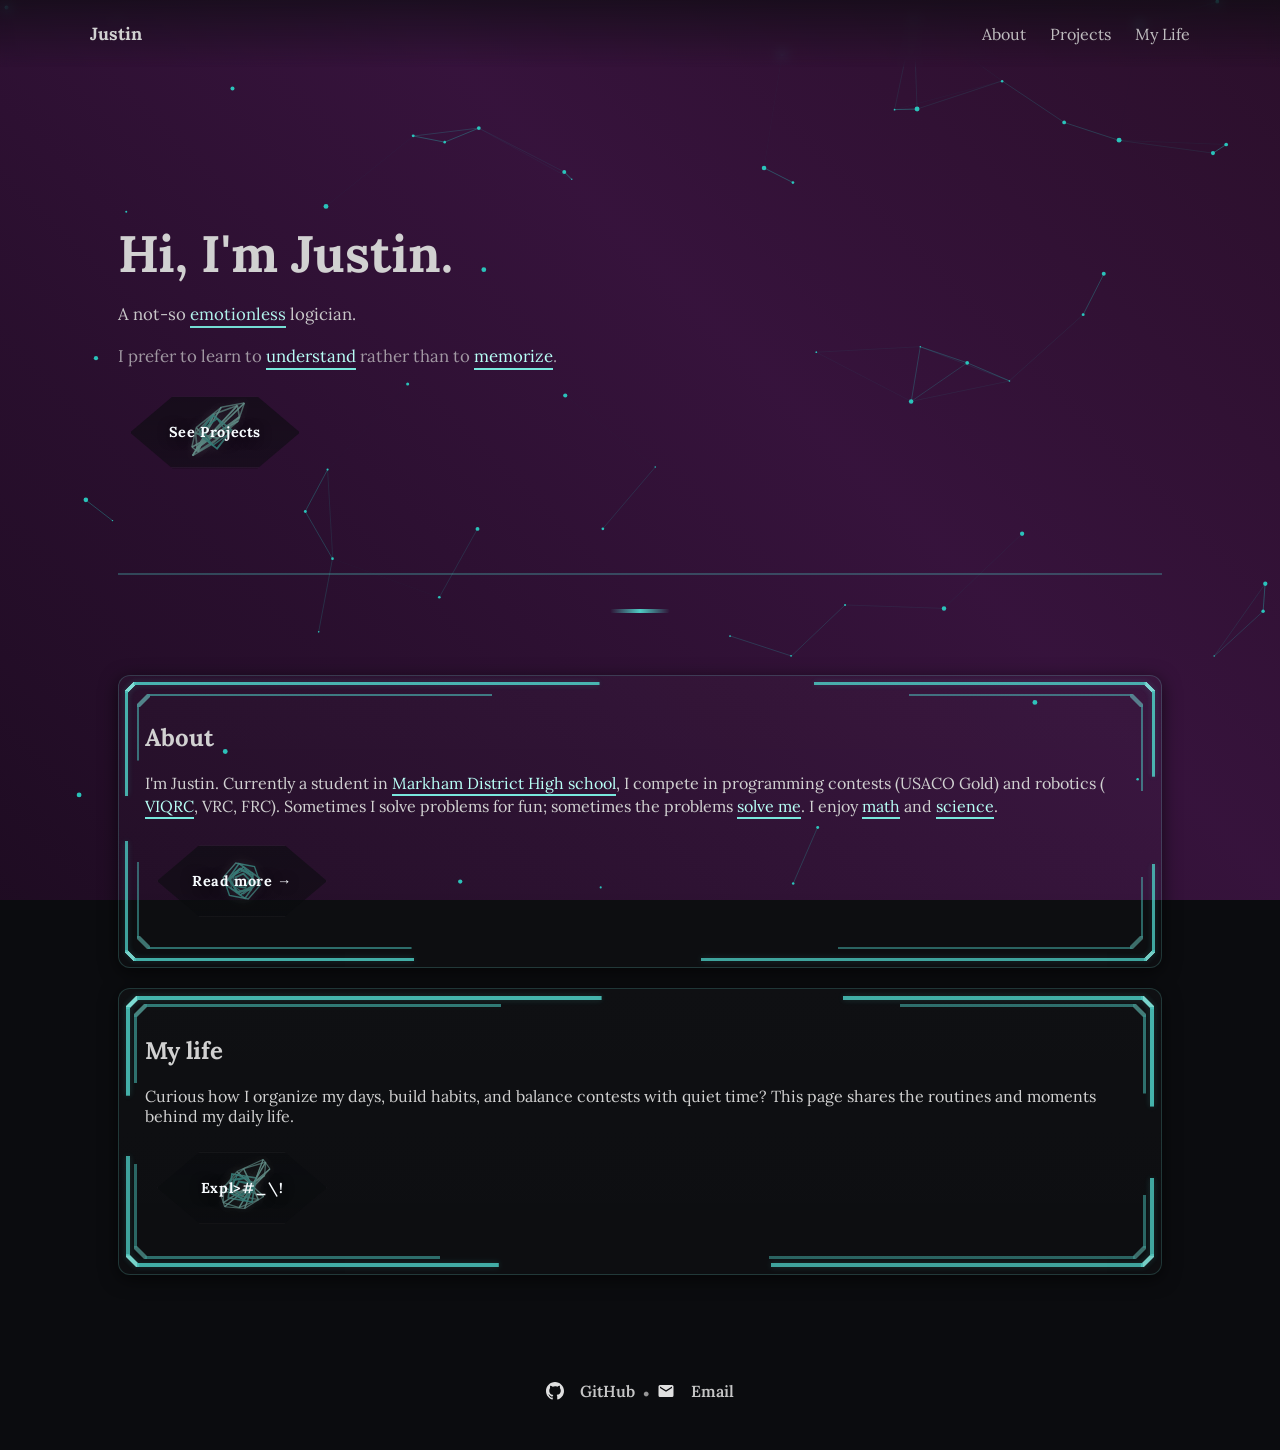
<file: index.html>
<!-- <span class="anecdote" data-tooltip-html> content <span class="tooltip-content"> hidden content <img src="" alt=""> </span> </span> -->

<!doctype html>
<html lang="en">
<head>
  <meta charset="utf-8" />
  <meta name="viewport" content="width=device-width,initial-scale=1" />
  <title>Justin — Personal Site</title>
  <!-- Lora font, teal accent, light grey text -->
  <link href="https://fonts.googleapis.com/css2?family=Lora:wght@400;700&display=swap" rel="stylesheet">
  <link rel="stylesheet" href="assets/css/style.css">
</head>
<body>
  <!-- Canvas background that reacts to mouse -->
  <canvas id="bg-canvas" aria-hidden="true"></canvas>

  <header class="site-header">
    <nav class="nav">
      <a class="logo" href="index.html">Justin</a>
      <div class="nav-links">
        <a href="about.html">About</a>
        <a href="projects.html">Projects</a>
        <a href="my-life.html">My Life</a>
      </div>
    </nav>
  </header>

  <main class="container">
    <!-- Hero / Opening section -->
    <section class="hero">
      <h1>Hi, I'm Justin.</h1>
      <p class="lead">A not-so <span class="anecdote" data-tooltip="If you can count enjoying the arts as having emotions (or a life)">emotionless</span> logician.</p>
      <p class="subtle">I prefer to learn to <span class="anecdote" data-tooltip="I don't know where I heard this but more associations leads to better memory and I find I can connect things when I understand them.">understand</span> rather than to 
        <span class="anecdote" data-tooltip-html>
          memorize
          <span class="tooltip-content">
              I like to point out the distinction between being smart and being knowledgeable to anyone who would listen. <br><small>(Insight vs. wisdom also)</small>
          <img src="assets/images/Insight vs. Wisdom Graphic.jpg" alt="insight vs wisdom graphic" height="150px">
           </span>
         </span>.</p>
      <p class="cta"><a class="geom-btn" href="projects.html">
        <span class="geom-shape" aria-hidden="true">
          <canvas class="geom-canvas" aria-hidden="true"></canvas>
          <span class="geom-label">See Projects</span>
        </span>
      </a></p>
    </section>

    <!-- About preview -->
    <section class="about-preview card" id="about-section">
      <h2>About</h2>
      <p>
        I'm Justin. Currently a student in <span class="anecdote" data-tooltip="Somehow the only school in my area without a robotics team (｡･∀･)ﾉﾞ">Markham District High school</span>, 
        I compete in programming contests (USACO Gold) and robotics (<span class="anecdote" data-tooltip="2022-2023 MS World Champion through carry ━━(￣ー￣*|||━━">VIQRC</span>, VRC, FRC). 
        Sometimes I solve problems for fun; sometimes the problems <span class="anecdote" data-tooltip="Looking up the answers is only wrong on examinations or as a plan A">solve me</span>.
        I enjoy <span class="anecdote" data-tooltip="Very straightforward, except when it isn't">math</span>
        and <span class="anecdote" data-tooltip="I lik the logic">science</span>.
      </p>
      <p><a class="geom-btn" href="about.html">
        <span class="geom-shape" aria-hidden="true">
          <canvas class="geom-canvas" aria-hidden="true"></canvas>
          <span class="geom-label">Read more →</span>
        </span>
      </a></p>
    </section>

    <!-- My Life preview -->
    <section class="life-preview card" id="life-section">
      <h2>My life</h2>
      <p>
        Curious how I organize my days, build habits, and balance contests with quiet time? This page shares the routines and moments behind my daily life.
      </p>
      <p><a class="geom-btn" href="my-life.html">
        <span class="geom-shape" aria-hidden="true">
          <canvas class="geom-canvas" aria-hidden="true"></canvas>
          <span class="geom-label">Explore →</span>
        </span>
      </a></p>
    </section>

  </main>

  <footer class="site-footer">
    <p>
      <a class="footer-link" href="https://github.com/justinwang087/JWebsite" target="_blank" rel="noopener">
        <img src="assets/images/github.svg" alt="GitHub" class="footer-icon">GitHub
      </a>
      &nbsp;•&nbsp;
      <a class="footer-link" href="mailto:justinwang087@gmail.com">
        <img src="assets/images/email.svg" alt="Email" class="footer-icon">Email
      </a>
    </p>
  </footer>

  <!-- Inline diagnostics: verify page and JS load (remove after debugging) -->
  <script>
    console.log('[page] index.html loaded - location:', location.href);
    // Check that the main JS file is reachable
    fetch('assets/js/main.js', {cache: 'no-store'}).then(r => {
      console.log('[page] fetch assets/js/main.js status=', r.status, r.ok);
      return r.text();
    }).then(txt => {
      console.log('[page] assets/js/main.js length=', txt ? txt.length : 0);
    }).catch(err => console.error('[page] fetch error for assets/js/main.js', err));
  </script>

  <script src="assets/js/main.js" defer></script>
</body>
</html>
</file>
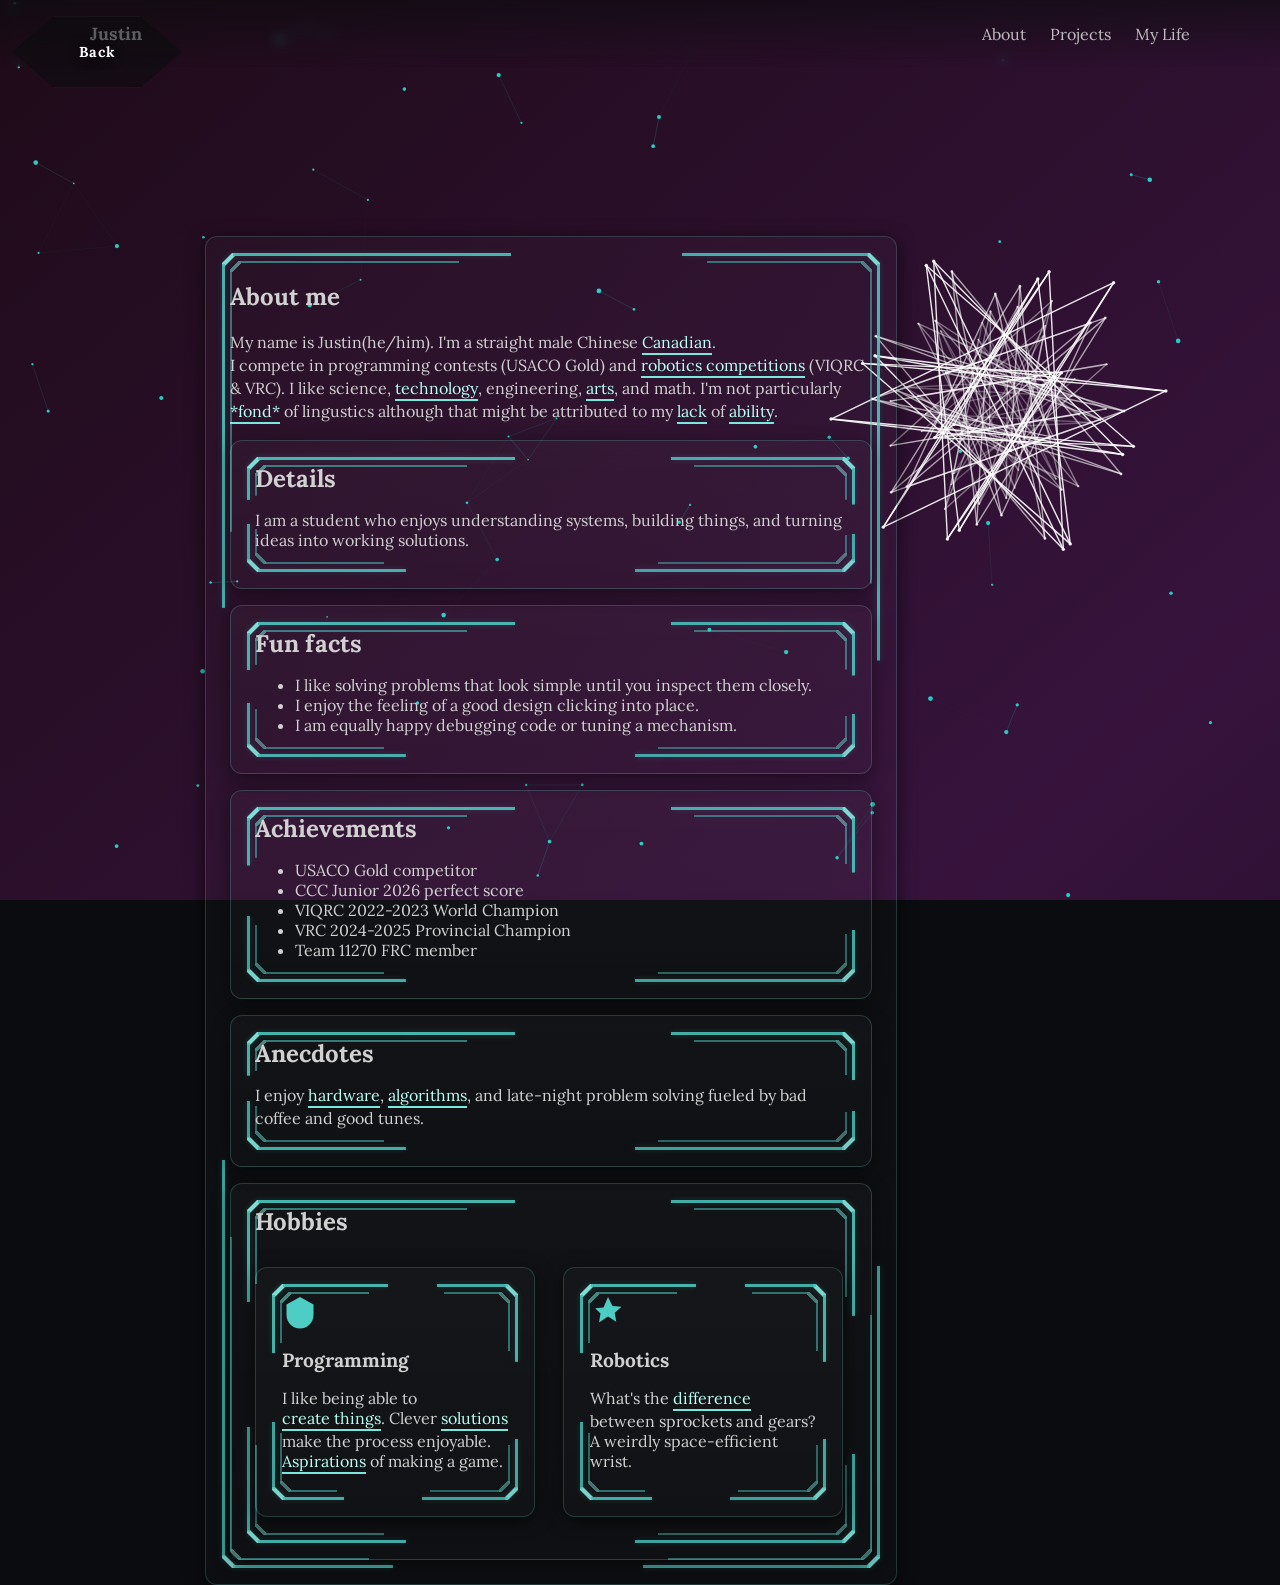
<file: about.html>
<!doctype html>
<html lang="en">
<head>
  <meta charset="utf-8" />
  <meta name="viewport" content="width=device-width,initial-scale=1" />
  <title>About — Justin</title>
  <link href="https://fonts.googleapis.com/css2?family=Lora:wght@400;700&display=swap" rel="stylesheet">
  <link rel="stylesheet" href="assets/css/style.css">
</head>
<body class="about-page">
  <canvas id="bg-canvas" aria-hidden="true"></canvas>
  <header class="site-header">
    <nav class="nav">
      <a class="logo" href="index.html">Justin</a>
      <div class="nav-links">
        <a href="about.html">About</a>
        <a href="projects.html">Projects</a>
        <a href="my-life.html">My Life</a>
      </div>
    </nav>
  </header>

  <a class="geom-btn btn-back" href="javascript:history.back()" aria-label="Go back">
        <span class="geom-shape" aria-hidden="true">
          <canvas class="geom-canvas" aria-hidden="true"></canvas>
          <span class="geom-label">Back</span>
        </span>
      </a>

  <main class="container">
    <article class="card about">
      <h1>About me</h1>
      <p>
        My name is Justin(he/him). I'm a straight male Chinese <span class="anecdote" data-tooltip="Just tack on all my identities why don't yah?">Canadian</span>.<br>
        I compete in programming contests (USACO Gold) and <span class="anecdote" data-tooltip="I have the feeling I've already said this somewhere">robotics competitions</span> (VIQRC & VRC). I like science, <span class="anecdote" data-tooltip="You know, I never understood the STEAM acronym because the technology part seems useless (it's encompassed within engineering). Why can't it be SAME (you know what, nevermind, I know)">technology</span>, 
        engineering, <span class="anecdote" data-tooltip="I can't draw for my life can I can watch, and enjoy the beauty. I also like music (trombonist btw)">arts</span>, and math.
        I'm not particularly <span class="anecdote" data-tooltip="The nice way to put it (￣y▽,￣)╭ ">*fond*</span> of lingustics although that might be attributed to my <span class="anecdote" data-tooltip="I'm really bad at describing myself so...sorry <(＿　＿)> (I'm totally playing into the Canadian stereotype)">lack</span> of <span class="anecdote" data-tooltip="I will forever blame subjectivity on my grades even though I am in full knowledge of my perpetual writers block">ability</span>.
      </p>

      <section class="details">
        <h2>Details</h2>
        <p>
          I am a student who enjoys understanding systems, building things, and turning ideas into working solutions.</p>
      </section>

      <section class="fun-facts">
        <h2>Fun facts</h2>
        <ul>
          <li>I like solving problems that look simple until you inspect them closely.</li>
          <li>I enjoy the feeling of a good design clicking into place.</li>
          <li>I am equally happy debugging code or tuning a mechanism.</li>
        </ul>
      </section>

      <section class="achievements">
        <h2>Achievements</h2>
        <ul>
          <li>USACO Gold competitor</li>
          <li>CCC Junior 2026 perfect score</li>
          <li>VIQRC 2022-2023 World Champion</li>
          <li>VRC 2024-2025 Provincial Champion</li>
          <li>Team 11270 FRC member</li>
        </ul>
      </section>

      <section class="anecdotes">
        <h2>Anecdotes</h2>
        <p>
          I enjoy <span class="anecdote" data-tooltip="I once debugged a robot using only a flashlight and optimism">hardware</span>,
          <span class="anecdote" data-tooltip="I consider 'greedy' an affectionate term for algorithms">algorithms</span>, and
          late-night problem solving fueled by bad coffee and good tunes.
        </p>
      </section>

      <section class="hobbies">
        <h2>Hobbies</h2>
        <div class="cards">
          <article class="card">
            <svg class="icon" viewBox="0 0 24 24" aria-hidden="true"><path fill="currentColor" d="M12 2L3 7v7c0 5 4 9 9 9s9-4 9-9V7l-9-5z"></path></svg>
            <h3>Programming</h3>
            <p>I like being able to <span class="anecdote" data-tooltip="The power of Creation in the palm of my hands!">create things</span>. Clever <span class="anecdote" data-tooltip="You can never be too concise with code, unlike this writing">solutions</span> make the process enjoyable. <span class="anecdote" data-tooltip="Will remain so until I get too apathetic to procrastinate">Aspirations</span> of making a game.</p>
          </article>
          <article class="card">
            <svg class="icon" viewBox="0 0 24 24" aria-hidden="true"><path fill="currentColor" d="M12 2l3 6 6 .5-4.5 4 1 6-5.5-3.5L6 19l1-6L3.5 9.5 9 9 12 2z"></path></svg>
            <h3>Robotics</h3>
            <p>What's the <span class="anecdote" data-tooltip="Hah get it? 'cuz yknow... differentials and... yeah imma see myself out">difference</span> between sprockets and gears? A weirdly space-efficient wrist.</p>
          </article>
        </div>
      </section>
    </article>
  </main>


  <script src="assets/js/main.js" defer></script>
  <script src="assets/js/about-scene.js" defer></script>
</body>
</html>
</file>
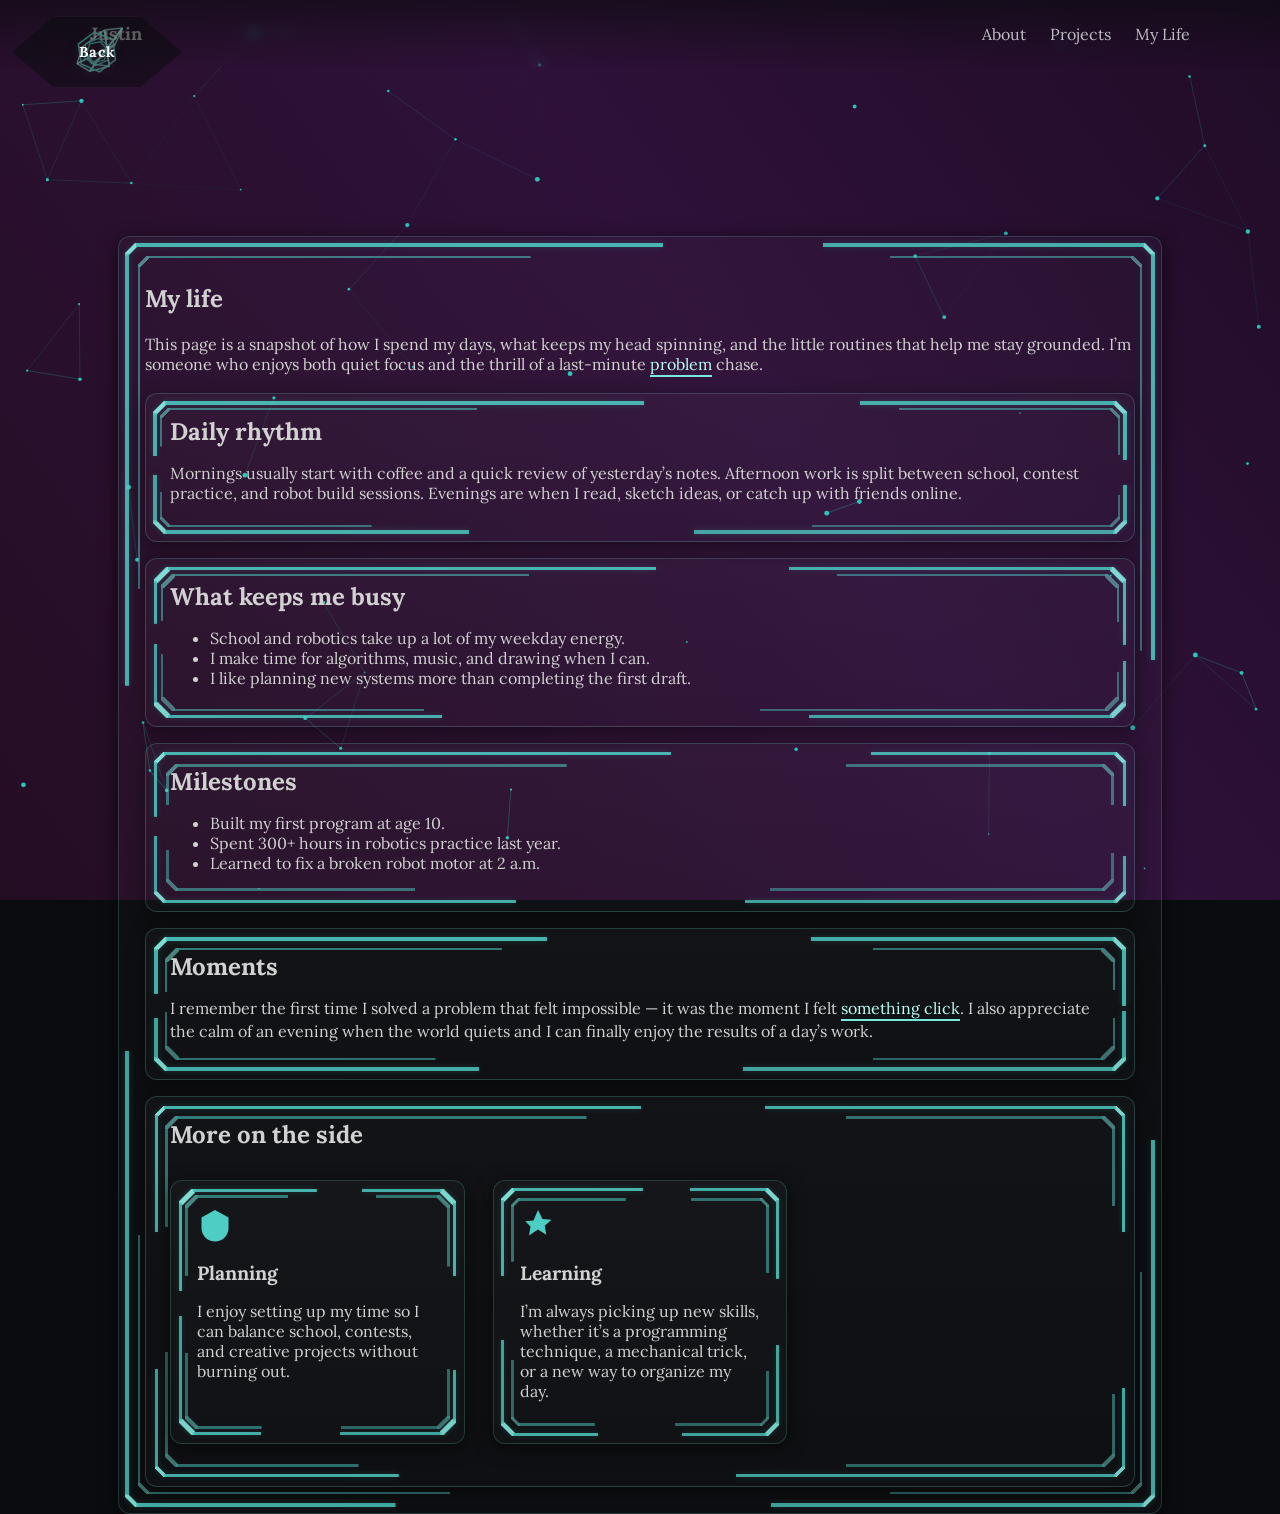
<file: my-life.html>
<!doctype html>
<html lang="en">
<head>
  <meta charset="utf-8" />
  <meta name="viewport" content="width=device-width,initial-scale=1" />
  <title>My Life — Justin</title>
  <link href="https://fonts.googleapis.com/css2?family=Lora:wght@400;700&display=swap" rel="stylesheet">
  <link rel="stylesheet" href="assets/css/style.css">
</head>
<body class="life-page">
  <canvas id="bg-canvas" aria-hidden="true"></canvas>
  <header class="site-header">
    <nav class="nav">
      <a class="logo" href="index.html">Justin</a>
      <div class="nav-links">
        <a href="about.html">About</a>
        <a href="projects.html">Projects</a>
        <a href="my-life.html">My Life</a>
      </div>
    </nav>
  </header>

  <a class="geom-btn btn-back" href="javascript:history.back()" aria-label="Go back">
    <span class="geom-shape" aria-hidden="true">
      <canvas class="geom-canvas" aria-hidden="true"></canvas>
      <span class="geom-label">Back</span>
    </span>
  </a>

  <main class="container">
    <article class="card about">
      <h1>My life</h1>
      <p>
        This page is a snapshot of how I spend my days, what keeps my head spinning, and the little routines that help me stay grounded.
        I’m someone who enjoys both quiet focus and the thrill of a last-minute <span class="anecdote" data-tooltip="I always end up doing my best work two minutes before the deadline">problem</span> chase.
      </p>

      <section class="details">
        <h2>Daily rhythm</h2>
        <p>
          Mornings usually start with coffee and a quick review of yesterday’s notes.
          Afternoon work is split between school, contest practice, and robot build sessions.
          Evenings are when I read, sketch ideas, or catch up with friends online.
        </p>
      </section>

      <section class="fun-facts">
        <h2>What keeps me busy</h2>
        <ul>
          <li>School and robotics take up a lot of my weekday energy.</li>
          <li>I make time for algorithms, music, and drawing when I can.</li>
          <li>I like planning new systems more than completing the first draft.</li>
        </ul>
      </section>

      <section class="achievements">
        <h2>Milestones</h2>
        <ul>
          <li>Built my first program at age 10.</li>
          <li>Spent 300+ hours in robotics practice last year.</li>
          <li>Learned to fix a broken robot motor at 2 a.m.</li>
        </ul>
      </section>

      <section class="anecdotes">
        <h2>Moments</h2>
        <p>
          I remember the first time I solved a problem that felt impossible — it was the moment I felt <span class="anecdote" data-tooltip="That exact feeling is still the reason I keep working on hard problems">something click</span>.
          I also appreciate the calm of an evening when the world quiets and I can finally enjoy the results of a day’s work.
        </p>
      </section>

      <section class="hobbies">
        <h2>More on the side</h2>
        <div class="cards">
          <article class="card">
            <svg class="icon" viewBox="0 0 24 24" aria-hidden="true"><path fill="currentColor" d="M12 2L3 7v7c0 5 4 9 9 9s9-4 9-9V7l-9-5z"></path></svg>
            <h3>Planning</h3>
            <p>I enjoy setting up my time so I can balance school, contests, and creative projects without burning out.</p>
          </article>
          <article class="card">
            <svg class="icon" viewBox="0 0 24 24" aria-hidden="true"><path fill="currentColor" d="M12 2l3 6 6 .5-4.5 4 1 6-5.5-3.5L6 19l1-6L3.5 9.5 9 9 12 2z"></path></svg>
            <h3>Learning</h3>
            <p>I’m always picking up new skills, whether it’s a programming technique, a mechanical trick, or a new way to organize my day.</p>
          </article>
        </div>
      </section>
    </article>
  </main>

  <script src="assets/js/main.js" defer></script>
</body>
</html>
</file>
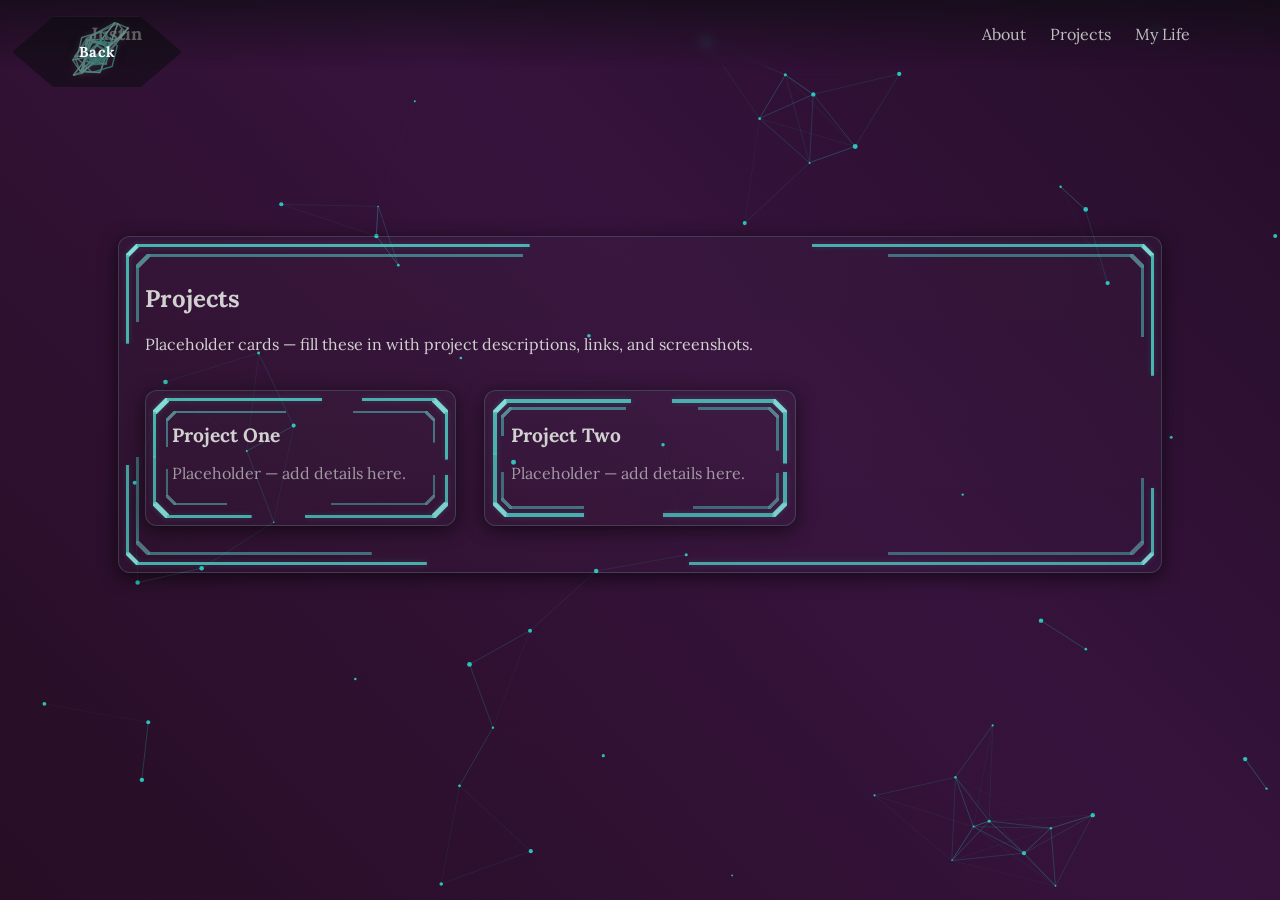
<file: projects.html>
<!doctype html>
<html lang="en">
<head>
  <meta charset="utf-8" />
  <meta name="viewport" content="width=device-width,initial-scale=1" />
  <title>Projects — Justin</title>
  <link href="https://fonts.googleapis.com/css2?family=Lora:wght@400;700&display=swap" rel="stylesheet">
  <link rel="stylesheet" href="assets/css/style.css">
</head>
<body>
  <canvas id="bg-canvas" aria-hidden="true"></canvas>
  <header class="site-header">
    <nav class="nav">
      <a class="logo" href="index.html">Justin</a>
      <div class="nav-links">
        <a href="about.html">About</a>
        <a href="projects.html">Projects</a>
        <a href="my-life.html">My Life</a>
      </div>
    </nav>
  </header>

  <a class="geom-btn btn-back" href="javascript:history.back()" aria-label="Go back">
        <span class="geom-shape" aria-hidden="true">
          <canvas class="geom-canvas" aria-hidden="true"></canvas>
          <span class="geom-label">Back</span>
        </span>
      </a>

  <main class="container">
    <section class="projects card">
      <h1>Projects</h1>
      <p>Placeholder cards — fill these in with project descriptions, links, and screenshots.</p>
      <div class="cards">
        <article class="card project">
          <h3>Project One</h3>
          <p class="muted">Placeholder — add details here.</p>
        </article>
        <article class="card project">
          <h3>Project Two</h3>
          <p class="muted">Placeholder — add details here.</p>
        </article>
      </div>
    </section>
  </main>


  <script src="assets/js/main.js" defer></script>
</body>
</html>
</file>
<file: assets/css/style.css>
/* style.css - main styles for Justin's personal site
   Organized for clarity: variables, reset, layout, components, responsive rules
*/
:root{
  --bg:#0b0c0f;
  --bg-color-1: rgba(36, 8, 16, 0.72);
  --bg-color-2: rgba(84, 19, 82, 0.65);
  --bg-color-3: rgba(7, 4, 10, 0.92);
  --bg-angle: 132deg;
  --bg-pos-start-x: 18%;
  --bg-pos-start-y: 24%;
  --bg-pos-end-x: 72%;
  --bg-pos-end-y: 84%;
  --card:#0f1113;
  --accent:#4ecdc4;
  --muted:#d1d1d1;
  --glass: rgba(255,255,255,0.03);
  --max-width:1100px;
}
/* Basic reset */
*{box-sizing:border-box}
html,body{height:100%}
body{
  margin:0;
  font-family: 'Lora', serif;
  background-image: linear-gradient(var(--bg-angle), var(--bg-color-1), var(--bg-color-2), var(--bg-color-3));
  background-color: var(--bg);
  background-size: 220% 220%;
  background-position: var(--bg-pos-start-x) var(--bg-pos-start-y);
  background-attachment: fixed;
  animation: bgDrift 24s ease infinite;
  color:var(--muted);
  -webkit-font-smoothing:antialiased;
}
/* Canvas occupies full screen under content */
#bg-canvas{position:fixed;inset:0;z-index:0;pointer-events:none;background:transparent}
/* Site layout */
.site-header{position:fixed;top:0;left:0;right:0;z-index:5;background:linear-gradient(180deg,rgba(11,12,15,0.6),transparent);backdrop-filter:blur(6px)}
.nav{max-width:var(--max-width);margin:0 auto;display:flex;justify-content:space-between;align-items:center;padding:14px;gap:16px;flex-wrap:wrap}
.logo{color:var(--muted);font-weight:700;text-decoration:none;font-size:1.1rem}
.nav-links{display:flex;flex-wrap:wrap;justify-content:flex-end;gap:14px}
.nav-links a{color:var(--muted);text-decoration:none;opacity:0.9}
.container{position:relative;z-index:2;width:min(100%,var(--max-width));margin:120px auto 60px;padding:0 20px}
.about-page .container{max-width:min(90vw,960px);padding-left:clamp(20px,3vw,60px);padding-right:20px}
.about-page .card.about{position:relative;width:100%;max-width:min(54vw,760px);padding:clamp(22px,1.2vw,32px);left:calc((100vw / 3) - (min(54vw,760px) / 3) - ((100vw - min(100%,var(--max-width))) / 2));margin:clamp(18px,1.2vw,22px) 0;transform:none}
.hero{padding:60px 0;margin-bottom:80px;border-bottom:2px solid rgba(78,205,196,0.3);position:relative}
.hero::after{content:'';position:absolute;bottom:-40px;left:50%;transform:translateX(-50%);width:60px;height:4px;background:linear-gradient(90deg, transparent, var(--accent), transparent);border-radius:2px}
.hero h1{font-size:2.4rem;margin:0 0 8px}
.lead{color:var(--muted);opacity:0.95}
.subtle{color:rgba(209,209,209,0.7);margin-top:6px}
.btn{display:inline-block;background:var(--accent);color:#0b0c0f;padding:10px 16px;border-radius:8px;text-decoration:none;font-weight:700}
/* Cards and sections */
.card{position:relative;isolation:isolate;--pcb-inset:16px;--pcb-trace-w:3px;--pcb-turn:13px;--pcb-join:2px;--pcb-top-left-len:42%;--pcb-top-right-len:28%;--pcb-bottom-left-len:24%;--pcb-bottom-right-len:34%;--pcb-left-top-len:26%;--pcb-left-bottom-len:30%;--pcb-right-top-len:30%;--pcb-right-bottom-len:22%;--pcb2-inset:24px;--pcb2-trace-w:2px;--pcb2-turn:11px;--pcb2-join:2px;--pcb2-top-left-len:34%;--pcb2-top-right-len:24%;--pcb2-bottom-left-len:20%;--pcb2-bottom-right-len:30%;--pcb2-left-top-len:20%;--pcb2-left-bottom-len:24%;--pcb2-right-top-len:24%;--pcb2-right-bottom-len:18%;background:linear-gradient(180deg, rgba(255,255,255,0.02), rgba(255,255,255,0.01));border:1px solid rgba(120,241,228,0.18);border-radius:12px;padding:clamp(24px,1.8vw,34px);margin:clamp(16px,1.2vw,22px) 0;box-shadow:0 4px 18px rgba(0,0,0,0.6);overflow:hidden}
.about > section{position:relative;isolation:isolate;--pcb-inset:16px;--pcb-trace-w:3px;--pcb-turn:13px;--pcb-join:2px;--pcb-top-left-len:42%;--pcb-top-right-len:28%;--pcb-bottom-left-len:24%;--pcb-bottom-right-len:34%;--pcb-left-top-len:26%;--pcb-left-bottom-len:30%;--pcb-right-top-len:30%;--pcb-right-bottom-len:22%;--pcb2-inset:24px;--pcb2-trace-w:2px;--pcb2-turn:11px;--pcb2-join:2px;--pcb2-top-left-len:34%;--pcb2-top-right-len:24%;--pcb2-bottom-left-len:20%;--pcb2-bottom-right-len:30%;--pcb2-left-top-len:20%;--pcb2-left-bottom-len:24%;--pcb2-right-top-len:24%;--pcb2-right-bottom-len:18%;background:linear-gradient(180deg, rgba(255,255,255,0.025), rgba(255,255,255,0.01));border:1px solid rgba(120,241,228,0.2);border-radius:12px;padding:22px 24px;margin:16px 0 0;box-shadow:0 4px 18px rgba(0,0,0,0.45);overflow:hidden}
.card::before,
.about > section::before{
  content:'';
  position:absolute;
  inset:var(--pcb-inset);
  border-radius:7px;
  pointer-events:none;
  z-index:0;
  opacity:0.92;
  filter:drop-shadow(0 0 3px rgba(78,205,196,0.24));
  background:
    linear-gradient(90deg, rgba(78,205,196,0.95), rgba(78,205,196,0.95)) left calc(var(--pcb-turn) - var(--pcb-join)) top 0 / calc(var(--pcb-top-left-len) + var(--pcb-join)) var(--pcb-trace-w) no-repeat,
    linear-gradient(90deg, rgba(78,205,196,0.9), rgba(78,205,196,0.9)) right calc(var(--pcb-turn) - var(--pcb-join)) top 0 / calc(var(--pcb-top-right-len) + var(--pcb-join)) var(--pcb-trace-w) no-repeat,
    linear-gradient(0deg, rgba(78,205,196,0.94), rgba(78,205,196,0.94)) right 0 top calc(var(--pcb-turn) - var(--pcb-join)) / var(--pcb-trace-w) calc(var(--pcb-right-top-len) + var(--pcb-join)) no-repeat,
    linear-gradient(0deg, rgba(78,205,196,0.86), rgba(78,205,196,0.86)) right 0 bottom calc(var(--pcb-turn) - var(--pcb-join)) / var(--pcb-trace-w) calc(var(--pcb-right-bottom-len) + var(--pcb-join)) no-repeat,
    linear-gradient(90deg, rgba(78,205,196,0.9), rgba(78,205,196,0.9)) left calc(var(--pcb-turn) - var(--pcb-join)) bottom 0 / calc(var(--pcb-bottom-left-len) + var(--pcb-join)) var(--pcb-trace-w) no-repeat,
    linear-gradient(90deg, rgba(78,205,196,0.84), rgba(78,205,196,0.84)) right calc(var(--pcb-turn) - var(--pcb-join)) bottom 0 / calc(var(--pcb-bottom-right-len) + var(--pcb-join)) var(--pcb-trace-w) no-repeat,
    linear-gradient(0deg, rgba(78,205,196,0.92), rgba(78,205,196,0.92)) left 0 top calc(var(--pcb-turn) - var(--pcb-join)) / var(--pcb-trace-w) calc(var(--pcb-left-top-len) + var(--pcb-join)) no-repeat,
    linear-gradient(0deg, rgba(78,205,196,0.84), rgba(78,205,196,0.84)) left 0 bottom calc(var(--pcb-turn) - var(--pcb-join)) / var(--pcb-trace-w) calc(var(--pcb-left-bottom-len) + var(--pcb-join)) no-repeat,
    linear-gradient(135deg, transparent 36%, rgba(142,250,239,0.95) 41%, rgba(142,250,239,0.95) 59%, transparent 64%) left 0 top 0 / var(--pcb-turn) var(--pcb-turn) no-repeat,
    linear-gradient(45deg, transparent 36%, rgba(142,250,239,0.92) 41%, rgba(142,250,239,0.92) 59%, transparent 64%) right 0 top 0 / var(--pcb-turn) var(--pcb-turn) no-repeat,
    linear-gradient(45deg, transparent 36%, rgba(142,250,239,0.9) 41%, rgba(142,250,239,0.9) 59%, transparent 64%) left 0 bottom 0 / var(--pcb-turn) var(--pcb-turn) no-repeat,
    linear-gradient(135deg, transparent 36%, rgba(142,250,239,0.88) 41%, rgba(142,250,239,0.88) 59%, transparent 64%) right 0 bottom 0 / var(--pcb-turn) var(--pcb-turn) no-repeat;
}
.card::after,
.about > section::after{
  content:'';
  position:absolute;
  inset:var(--pcb2-inset);
  border-radius:5px;
  pointer-events:none;
  z-index:0;
  opacity:0.68;
  background:
    linear-gradient(90deg, rgba(78,205,196,0.82), rgba(78,205,196,0.82)) left calc(var(--pcb2-turn) - var(--pcb2-join)) top 0 / calc(var(--pcb2-top-left-len) + var(--pcb2-join)) var(--pcb2-trace-w) no-repeat,
    linear-gradient(90deg, rgba(78,205,196,0.74), rgba(78,205,196,0.74)) right calc(var(--pcb2-turn) - var(--pcb2-join)) top 0 / calc(var(--pcb2-top-right-len) + var(--pcb2-join)) var(--pcb2-trace-w) no-repeat,
    linear-gradient(0deg, rgba(78,205,196,0.76), rgba(78,205,196,0.76)) right 0 top calc(var(--pcb2-turn) - var(--pcb2-join)) / var(--pcb2-trace-w) calc(var(--pcb2-right-top-len) + var(--pcb2-join)) no-repeat,
    linear-gradient(0deg, rgba(78,205,196,0.68), rgba(78,205,196,0.68)) right 0 bottom calc(var(--pcb2-turn) - var(--pcb2-join)) / var(--pcb2-trace-w) calc(var(--pcb2-right-bottom-len) + var(--pcb2-join)) no-repeat,
    linear-gradient(90deg, rgba(78,205,196,0.74), rgba(78,205,196,0.74)) left calc(var(--pcb2-turn) - var(--pcb2-join)) bottom 0 / calc(var(--pcb2-bottom-left-len) + var(--pcb2-join)) var(--pcb2-trace-w) no-repeat,
    linear-gradient(90deg, rgba(78,205,196,0.66), rgba(78,205,196,0.66)) right calc(var(--pcb2-turn) - var(--pcb2-join)) bottom 0 / calc(var(--pcb2-bottom-right-len) + var(--pcb2-join)) var(--pcb2-trace-w) no-repeat,
    linear-gradient(0deg, rgba(78,205,196,0.76), rgba(78,205,196,0.76)) left 0 top calc(var(--pcb2-turn) - var(--pcb2-join)) / var(--pcb2-trace-w) calc(var(--pcb2-left-top-len) + var(--pcb2-join)) no-repeat,
    linear-gradient(0deg, rgba(78,205,196,0.68), rgba(78,205,196,0.68)) left 0 bottom calc(var(--pcb2-turn) - var(--pcb2-join)) / var(--pcb2-trace-w) calc(var(--pcb2-left-bottom-len) + var(--pcb2-join)) no-repeat,
    linear-gradient(135deg, transparent 36%, rgba(121,235,224,0.78) 41%, rgba(121,235,224,0.78) 59%, transparent 64%) left 0 top 0 / var(--pcb2-turn) var(--pcb2-turn) no-repeat,
    linear-gradient(45deg, transparent 36%, rgba(121,235,224,0.72) 41%, rgba(121,235,224,0.72) 59%, transparent 64%) right 0 top 0 / var(--pcb2-turn) var(--pcb2-turn) no-repeat,
    linear-gradient(45deg, transparent 36%, rgba(121,235,224,0.68) 41%, rgba(121,235,224,0.68) 59%, transparent 64%) left 0 bottom 0 / var(--pcb2-turn) var(--pcb2-turn) no-repeat,
    linear-gradient(135deg, transparent 36%, rgba(121,235,224,0.64) 41%, rgba(121,235,224,0.64) 59%, transparent 64%) right 0 bottom 0 / var(--pcb2-turn) var(--pcb2-turn) no-repeat;
}
.card > *,
.about > section > *{position:relative;z-index:1}
.about > section h2{margin-top:0;margin-bottom:10px}
.cards{display:grid;grid-template-columns:repeat(auto-fit,minmax(min(280px,32vw),1fr));gap:clamp(14px,2vw,30px)}
.card .icon{width:36px;height:36px;margin-bottom:8px;color:var(--accent)}
.card h3{margin:6px 0;font-size:clamp(1rem,1.1vw,1.4rem)}
.lead{font-size:clamp(1rem,1.0vw,1.1rem)}
.subtle{font-size:clamp(0.95rem,0.95vw,1rem)}
.muted{color:rgba(209,209,209,0.7)}
.interests .cards{margin-top:12px}
.site-footer{text-align:center;color:rgba(209,209,209,0.7);padding:30px 0}
.site-footer .footer-link{color:var(--muted);text-decoration:none;display:inline-flex;align-items:center;gap:8px;font-weight:600;opacity:0.95}
.site-footer .footer-link:hover{color:var(--accent);transform:translateY(-2px)}
.footer-icon{width:18px;height:18px;display:inline-block;filter:invert(1) brightness(2);opacity:0.92;margin-right:8px;transition:transform 0.15s ease,opacity 0.15s ease}
.site-footer .footer-link:hover .footer-icon{transform:translateY(-2px) scale(1.05);opacity:1}
.site-footer a{ text-decoration:none }
/* Tooltip / anecdote style using data-tooltip */
.anecdote{position:relative;display:inline-block;vertical-align:baseline;color:#b8fff6;border-bottom:2px solid rgba(126,245,231,0.95);padding-bottom:1px;cursor:help;transition:color 0.2s ease,background-color 0.2s ease,border-color 0.2s ease}
.anecdote[data-tooltip]::after{content:attr(data-tooltip);position:absolute;left:50%;bottom:calc(100% + 10px);transform:translateX(-50%) translateY(4px);opacity:0;visibility:hidden;pointer-events:none;background:rgba(17,17,17,0.98);padding:10px 12px;border-radius:10px;color:var(--muted);max-width:min(280px, calc(100vw - 24px));width:max-content;white-space:normal;line-height:1.45;font-size:0.9rem;box-shadow:0 10px 28px rgba(0,0,0,0.35);transition:opacity 0.18s ease, transform 0.18s ease;z-index:20}
.anecdote[data-tooltip]::before{content:'';position:absolute;left:50%;bottom:calc(100% + 4px);transform:translateX(-50%) translateY(4px);opacity:0;visibility:hidden;pointer-events:none;border-left:6px solid transparent;border-right:6px solid transparent;border-top:6px solid rgba(17,17,17,0.98);transition:opacity 0.18s ease, transform 0.18s ease;z-index:20}
.anecdote[data-tooltip]:hover::after,
.anecdote[data-tooltip]:hover::before,
.anecdote[data-tooltip]:focus::after,
.anecdote[data-tooltip]:focus::before{visibility:visible;opacity:1;transform:translateX(-50%) translateY(0)}
.anecdote[data-tooltip-html]::after{content:none}
.anecdote[data-tooltip-html]{position:relative}
.anecdote[data-tooltip-html] .tooltip-content{position:absolute;left:50%;bottom:calc(100% + 2px);transform:translateX(-50%) translateY(-4px);visibility:hidden;opacity:0;pointer-events:none;background:rgba(17,17,17,0.98);padding:12px 14px;border-radius:10px;color:var(--muted);max-width:min(320px, calc(100vw - 24px));width:max-content;white-space:normal;line-height:1.45;font-size:0.9rem;box-shadow:0 10px 28px rgba(0,0,0,0.35);transition:opacity 0.18s ease, transform 0.18s ease;z-index:20}
.anecdote[data-tooltip-html].tooltip-visible .tooltip-content{visibility:visible;opacity:1;pointer-events:auto;transform:translateX(-50%) translateY(0)}
.anecdote[data-tooltip-html] .tooltip-content a{color:var(--accent);text-decoration:underline}
.anecdote[data-tooltip-html] .tooltip-content img,
.anecdote[data-tooltip-html] .tooltip-content svg{display:block;max-width:100%;margin-top:10px;border-radius:10px}
.anecdote:hover,.anecdote:focus{background:rgba(126,245,231,0.2);border-bottom-color:rgba(126,245,231,1);outline:none;color:#e8ffff}
/* Small, pleasant hover animation for cards */
.card {transition:transform 0.2s ease,box-shadow 0.2s ease}
.card:hover{transform:translateY(-6px);box-shadow:0 10px 30px rgba(0,0,0,0.6)}
/* Responsive tweaks */
@media (max-width:980px){
  .nav{padding:16px 14px;justify-content:space-between}
  .nav-links{justify-content:flex-start;gap:12px}
  .hero{margin-bottom:60px}
  .cards{grid-template-columns:repeat(auto-fit,minmax(220px,1fr));}
}

@media (max-width:800px){
  .hero{padding:48px 0}
  .hero h1{font-size:2rem}
  .container{margin-top:100px}
  .about-page .card.about{transform:none;max-width:none;padding-left:20px;padding-right:20px}
  .card{padding:20px;margin:16px 0}
  .cards{grid-template-columns:1fr;gap:16px}
  .site-footer{padding:24px 14px}
}

@media (max-width:600px){
  .hero h1{font-size:1.8rem}
  .nav-links{width:100%;justify-content:flex-start}
  .nav-links a{margin:0}
  .container{margin-top:90px;padding:0 16px}
  .hero{padding:36px 0;margin-bottom:48px}
  .card{padding:18px}
  .geom-btn .geom-shape{width:100%;height:62px}
  .geom-label{font-size:0.88rem;padding:8px 10px}
}

@media (min-width:912px){
  .about-page .card.about{
    max-width:min(50vw,760px);
    left:calc((100vw / 3) - (min(50vw,760px) / 3) - ((100vw - min(100%,var(--max-width))) / 2));
    margin:clamp(18px,1.2vw,22px) 0;
  }
}

@media (min-width:1200px){
  .nav{padding:22px 0}
  .nav-links{gap:24px}
  .container{margin-top:140px;padding:0 28px;max-width:min(var(--max-width),calc(100% - 56px));}
  .hero{padding:80px 0;margin-bottom:100px}
  .hero h1{font-size:clamp(2.8rem, 4vw, 3.6rem)}
  .hero p{font-size:clamp(1.05rem,1.05vw,1.2rem);max-width:820px}
  .about-page .container{max-width:min(86vw,980px)}
  .about-page .card.about{max-width:min(54vw,780px);transform:none;padding:clamp(24px,1.1vw,36px);left:calc((100vw / 3) - (min(54vw,780px) / 3) - ((100vw - min(100%,var(--max-width))) / 2));margin:clamp(24px,1.0vw,30px) 0;}
  .cards{grid-template-columns:repeat(3,minmax(280px,1fr));gap:28px}
  .card{padding:clamp(26px,1.8vw,36px);margin:clamp(20px,1.1vw,26px) 0}
  .card h3{font-size:clamp(1.2rem,1.2vw,1.5rem)}
  .geom-btn .geom-shape{width:240px;height:92px}
}

@media (min-width:1500px){
  .container{margin-top:160px;padding:0 32px;max-width:min(var(--max-width),calc(100% - 64px));}
  .hero{padding:92px 0;margin-bottom:120px}
  .hero h1{font-size:clamp(3.2rem, 3.2vw, 4.2rem)}
  .hero p{font-size:clamp(1.1rem,1.1vw,1.3rem);max-width:900px}
  .about-page .container{max-width:min(82vw,1020px)}
  .about-page .card.about{max-width:min(48vw,860px);transform:none;padding:clamp(26px,1.0vw,40px);left:calc((100vw / 3) - (min(48vw,860px) / 3) - ((100vw - min(100%,var(--max-width))) / 2));margin:clamp(26px,1.0vw,40px) 0;}
  .cards{gap:34px}
  .card{padding:clamp(30px,1.9vw,40px);margin:clamp(22px,1.0vw,28px) 0}
  .card h3{font-size:clamp(1.3rem,1.3vw,1.6rem)}
  .geom-btn .geom-shape{width:260px;height:104px}
}

@media (min-width:1800px){
  .container{margin-top:180px;padding:0 36px;max-width:min(var(--max-width),calc(100% - 72px));}
  .hero{padding:104px 0;margin-bottom:140px}
  .hero h1{font-size:clamp(3.6rem, 3vw, 4.8rem)}
  .hero p{font-size:clamp(1.2rem,1.2vw,1.4rem);max-width:960px}
  .about-page .container{max-width:min(86vw,1140px)}
  .about-page .card.about{max-width:min(44vw,940px);transform:none;padding:clamp(28px,0.95vw,44px);left:calc((100vw / 3) - (min(44vw,940px) / 3) - ((100vw - min(100%,var(--max-width))) / 2));margin:clamp(28px,0.95vw,34px) 0;}
  .cards{grid-template-columns:repeat(3,minmax(320px,1fr));gap:36px}
  .card{padding:clamp(32px,1.8vw,42px);margin:clamp(24px,0.9vw,30px) 0}
  .card h3{font-size:clamp(1.4rem,1.4vw,1.8rem)}
  .geom-btn .geom-shape{width:280px;height:112px}
}
/* Accessibility: prefer-reduced-motion respects */
@media (prefers-reduced-motion:reduce){
  .card,.anecdote::after{transition:none}
  body{animation:none;background-position:50% 50%}
}

@keyframes bgDrift{
  0%{background-position:var(--bg-pos-start-x) var(--bg-pos-start-y)}
  35%{background-position:calc(var(--bg-pos-start-x) + 18%) calc(var(--bg-pos-start-y) + 10%)}
  65%{background-position:calc(var(--bg-pos-end-x) - 14%) calc(var(--bg-pos-end-y) - 12%)}
  100%{background-position:var(--bg-pos-end-x) var(--bg-pos-end-y)}
}

/* Geometric/enigmatic button styles */
.geom-btn{position:relative;display:inline-block;padding:0;border:0;background:transparent;text-decoration:none;z-index:30;margin:10px 12px 8px;cursor:pointer}
.geom-btn .geom-shape{position:relative;display:inline-block;width:170px;height:72px;vertical-align:middle;clip-path:polygon(25% 0%,75% 0%,100% 50%,75% 100%,25% 100%,0% 50%);background:linear-gradient(180deg, rgba(11,12,15,0.32), rgba(11,12,15,0.18));border:1px solid rgba(255,255,255,0.03);border-radius:0;overflow:hidden;box-shadow:0 12px 28px rgba(0,0,0,0.35);transition:transform 0.25s ease, box-shadow 0.25s ease;pointer-events:none;min-width:100px;min-height:44px}
.geom-canvas{position:absolute;inset:0;width:100%;height:100%;display:block;pointer-events:none}
.geom-label{position:absolute;left:0;top:0;width:100%;height:100%;display:flex;align-items:center;justify-content:center;color:#f8fcff;font-weight:800;z-index:6;pointer-events:none;letter-spacing:0.6px;font-size:0.9rem;padding:10px 12px;text-shadow:0 1px 12px rgba(0,0,0,0.55);background:rgba(11,12,15,0.42);border-radius:999px;}
.geom-btn:hover .geom-shape{transform:translateY(-3px) rotate(-0.4deg);box-shadow:0 16px 34px rgba(0,0,0,0.35)}
.geom-btn.btn-back{margin:16px 12px 8px;display:inline-block}
@keyframes geomSweep{0%{transform:translateX(-60%)}50%{transform:translateX(40%)}100%{transform:translateX(-60%)}}

@media (max-width:900px){
  .geom-btn .geom-shape{width:210px;height:92px}
  .geom-label{font-size:0.95rem}
}
@media (max-width:600px){
  .geom-btn .geom-shape{width:180px;height:76px}
  .geom-btn{margin:12px}
  .geom-label{font-size:0.9rem}
}

/* Make the label visually stronger and remove underline globally for footer links */
.footer-link{color:var(--muted);text-decoration:none;}
</file>
